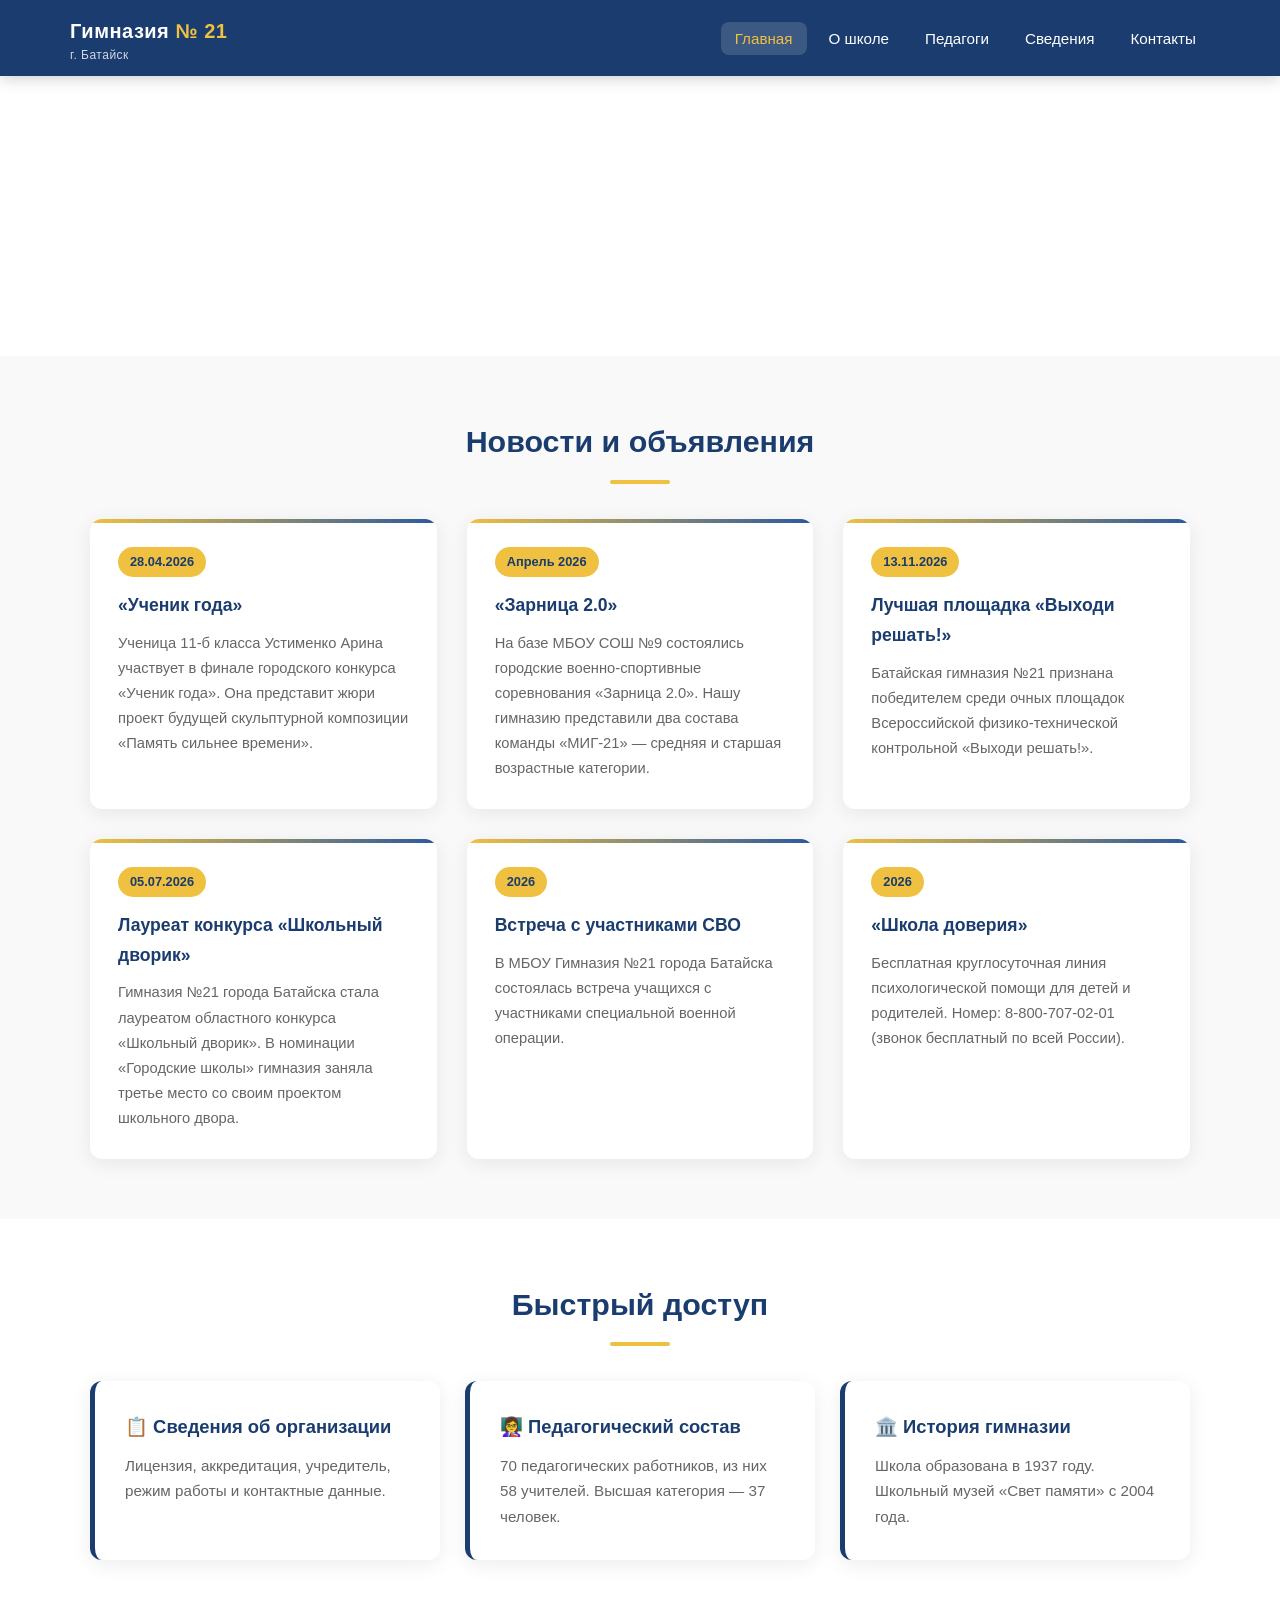
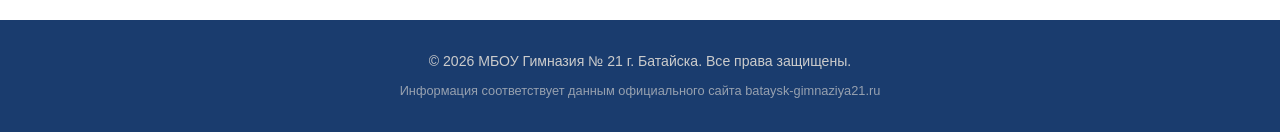
<file: index.html>
<!DOCTYPE html>
<html lang="ru">
<head>
    <meta charset="UTF-8">
    <meta name="viewport" content="width=device-width, initial-scale=1.0">
    <title>Главная — МБОУ Гимназия № 21 г. Батайска</title>
    <link rel="stylesheet" href="css/style.css">
</head>
<body>

<header>
    <div class="container header-inner">
        <div class="logo">
            <div>Гимназия <span>№ 21</span><small>г. Батайск</small></div>
        </div>
        <button class="burger" aria-label="Меню"><span></span><span></span><span></span></button>
        <nav>
            <ul>
                <li><a href="index.html" class="active">Главная</a></li>
                <li><a href="about.html">О школе</a></li>
                <li><a href="staff.html">Педагоги</a></li>
                <li><a href="info.html">Сведения</a></li>
                <li><a href="contacts.html">Контакты</a></li>
            </ul>
        </nav>
    </div>
</header>

<section class="hero">
    <div class="container">
        <h1>МБОУ Гимназия № 21</h1>
        <p>Муниципальное бюджетное общеобразовательное учреждение города Батайска Ростовской области. Обучение детей с 1 по 11 класс.</p>
    </div>
</section>

<section>
    <div class="container">
        <h2>Новости и объявления</h2>
        <div class="news-grid">
            <div class="news-card animate-on-scroll delay-1">
                <span class="news-date">28.04.2026</span>
                <h3>«Ученик года»</h3>
                <p>Ученица 11-б класса Устименко Арина участвует в финале городского конкурса «Ученик года». Она представит жюри проект будущей скульптурной композиции «Память сильнее времени».</p>
            </div>
            <div class="news-card animate-on-scroll delay-2">
                <span class="news-date">Апрель 2026</span>
                <h3>«Зарница 2.0»</h3>
                <p>На базе МБОУ СОШ №9 состоялись городские военно-спортивные соревнования «Зарница 2.0». Нашу гимназию представили два состава команды «МИГ-21» — средняя и старшая возрастные категории.</p>
            </div>
            <div class="news-card animate-on-scroll delay-3">
                <span class="news-date">13.11.2026</span>
                <h3>Лучшая площадка «Выходи решать!»</h3>
                <p>Батайская гимназия №21 признана победителем среди очных площадок Всероссийской физико-технической контрольной «Выходи решать!».</p>
            </div>
            <div class="news-card animate-on-scroll delay-1">
                <span class="news-date">05.07.2026</span>
                <h3>Лауреат конкурса «Школьный дворик»</h3>
                <p>Гимназия №21 города Батайска стала лауреатом областного конкурса «Школьный дворик». В номинации «Городские школы» гимназия заняла третье место со своим проектом школьного двора.</p>
            </div>
            <div class="news-card animate-on-scroll delay-2">
                <span class="news-date">2026</span>
                <h3>Встреча с участниками СВО</h3>
                <p>В МБОУ Гимназия №21 города Батайска состоялась встреча учащихся с участниками специальной военной операции.</p>
            </div>
            <div class="news-card animate-on-scroll delay-3">
                <span class="news-date">2026</span>
                <h3>«Школа доверия»</h3>
                <p>Бесплатная круглосуточная линия психологической помощи для детей и родителей. Номер: 8-800-707-02-01 (звонок бесплатный по всей России).</p>
            </div>
        </div>
    </div>
</section>

<section>
    <div class="container">
        <h2>Быстрый доступ</h2>
        <div class="cards">
            <a href="info.html" class="card animate-on-scroll delay-1" style="display:block;">
                <h3>📋 Сведения об организации</h3>
                <p>Лицензия, аккредитация, учредитель, режим работы и контактные данные.</p>
            </a>
            <a href="staff.html" class="card animate-on-scroll delay-2" style="display:block;">
                <h3>👩‍🏫 Педагогический состав</h3>
                <p>70 педагогических работников, из них 58 учителей. Высшая категория — 37 человек.</p>
            </a>
            <a href="about.html" class="card animate-on-scroll delay-3" style="display:block;">
                <h3>🏛️ История гимназии</h3>
                <p>Школа образована в 1937 году. Школьный музей «Свет памяти» с 2004 года.</p>
            </a>
        </div>
    </div>
</section>

<footer>
    <div class="container">
        <p>© 2026 МБОУ Гимназия № 21 г. Батайска. Все права защищены.</p>
        <p style="margin-top:6px;font-size:0.8rem;opacity:0.7;">Информация соответствует данным официального сайта bataysk-gimnaziya21.ru</p>
    </div>
</footer>

<script src="js/script.js"></script>
</body>
</html>
</file>
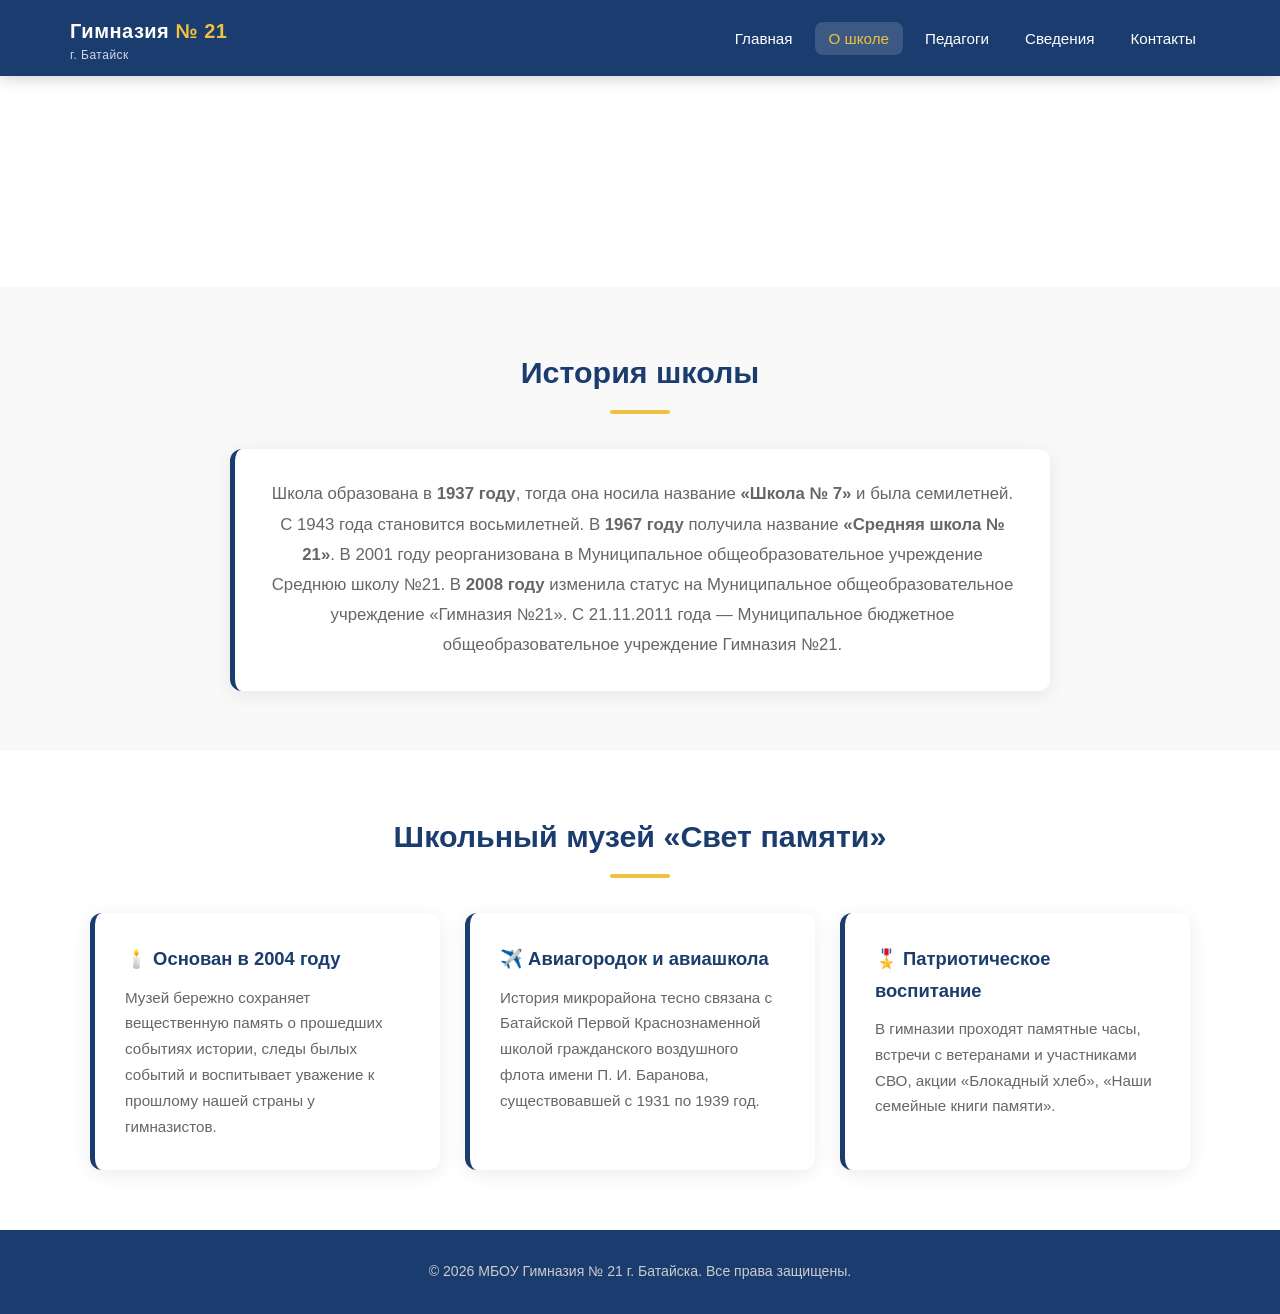
<file: about.html>
<!DOCTYPE html>
<html lang="ru">
<head>
    <meta charset="UTF-8">
    <meta name="viewport" content="width=device-width, initial-scale=1.0">
    <title>О школе — МБОУ Гимназия № 21</title>
    <link rel="stylesheet" href="css/style.css">
</head>
<body>

<header>
    <div class="container header-inner">
        <div class="logo"><div>Гимназия <span>№ 21</span><small>г. Батайск</small></div></div>
        <button class="burger" aria-label="Меню"><span></span><span></span><span></span></button>
        <nav>
            <ul>
                <li><a href="index.html">Главная</a></li>
                <li><a href="about.html" class="active">О школе</a></li>
                <li><a href="staff.html">Педагоги</a></li>
                <li><a href="info.html">Сведения</a></li>
                <li><a href="contacts.html">Контакты</a></li>
            </ul>
        </nav>
    </div>
</header>

<section class="hero" style="padding:50px 0;">
    <div class="container">
        <h1>О гимназии</h1>
        <p>История, традиции и образовательная миссия</p>
    </div>
</section>

<section>
    <div class="container">
        <h2>История школы</h2>
        <div class="card animate-on-scroll" style="max-width:820px;margin:0 auto;text-align:center;">
            <p style="font-size:1.05rem;line-height:1.8;">
                Школа образована в <strong>1937 году</strong>, тогда она носила название <strong>«Школа № 7»</strong> и была семилетней.
                С 1943 года становится восьмилетней. В <strong>1967 году</strong> получила название <strong>«Средняя школа № 21»</strong>.
                В 2001 году реорганизована в Муниципальное общеобразовательное учреждение Среднюю школу №21.
                В <strong>2008 году</strong> изменила статус на Муниципальное общеобразовательное учреждение «Гимназия №21».
                С 21.11.2011 года — Муниципальное бюджетное общеобразовательное учреждение Гимназия №21.
            </p>
        </div>
    </div>
</section>

<section>
    <div class="container">
        <h2>Школьный музей «Свет памяти»</h2>
        <div class="cards">
            <div class="card animate-on-scroll delay-1">
                <h3>🕯️ Основан в 2004 году</h3>
                <p>Музей бережно сохраняет вещественную память о прошедших событиях истории, следы былых событий и воспитывает уважение к прошлому нашей страны у гимназистов.</p>
            </div>
            <div class="card animate-on-scroll delay-2">
                <h3>✈️ Авиагородок и авиашкола</h3>
                <p>История микрорайона тесно связана с Батайской Первой Краснознаменной школой гражданского воздушного флота имени П. И. Баранова, существовавшей с 1931 по 1939 год.</p>
            </div>
            <div class="card animate-on-scroll delay-3">
                <h3>🎖️ Патриотическое воспитание</h3>
                <p>В гимназии проходят памятные часы, встречи с ветеранами и участниками СВО, акции «Блокадный хлеб», «Наши семейные книги памяти».</p>
            </div>
        </div>
    </div>
</section>

<footer>
    <div class="container">
        <p>© 2026 МБОУ Гимназия № 21 г. Батайска. Все права защищены.</p>
    </div>
</footer>

<script src="js/script.js"></script>
</body>
</html>
</file>
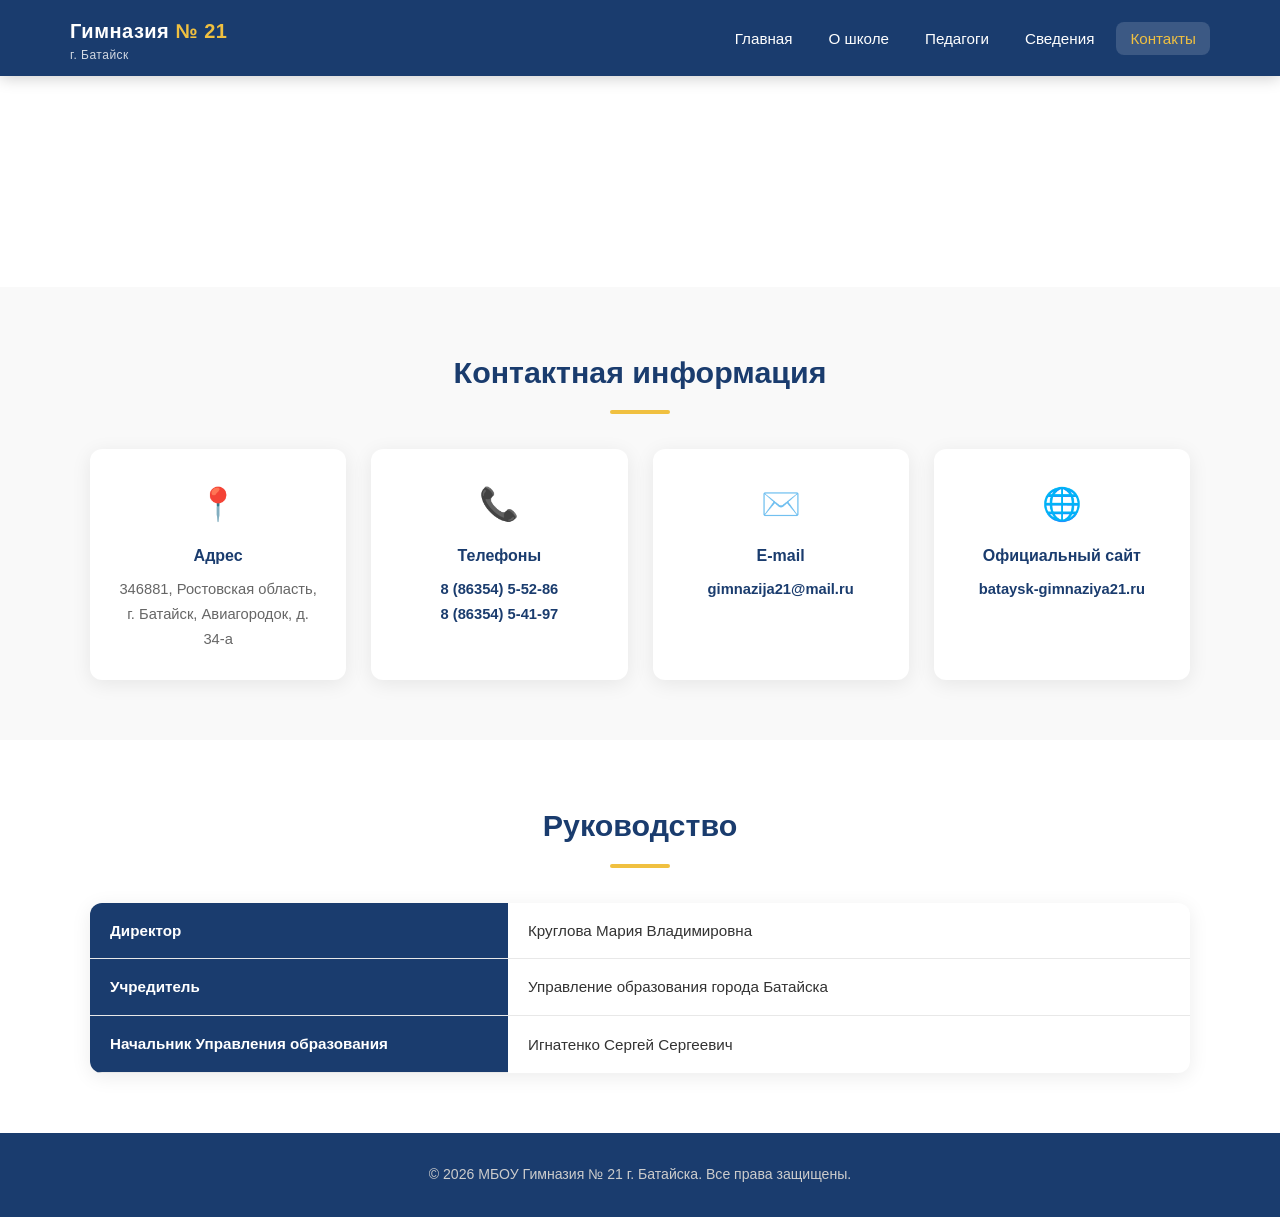
<file: contacts.html>
<!DOCTYPE html>
<html lang="ru">
<head>
    <meta charset="UTF-8">
    <meta name="viewport" content="width=device-width, initial-scale=1.0">
    <title>Контакты — МБОУ Гимназия № 21</title>
    <link rel="stylesheet" href="css/style.css">
</head>
<body>

<header>
    <div class="container header-inner">
        <div class="logo"><div>Гимназия <span>№ 21</span><small>г. Батайск</small></div></div>
        <button class="burger" aria-label="Меню"><span></span><span></span><span></span></button>
        <nav>
            <ul>
                <li><a href="index.html">Главная</a></li>
                <li><a href="about.html">О школе</a></li>
                <li><a href="staff.html">Педагоги</a></li>
                <li><a href="info.html">Сведения</a></li>
                <li><a href="contacts.html" class="active">Контакты</a></li>
            </ul>
        </nav>
    </div>
</header>

<section class="hero" style="padding:50px 0;">
    <div class="container">
        <h1>Контакты</h1>
        <p>Как нас найти и связаться с гимназией</p>
    </div>
</section>

<section>
    <div class="container">
        <h2>Контактная информация</h2>
        <div class="contact-grid">
            <div class="contact-item animate-on-scroll delay-1">
                <div class="icon">📍</div>
                <h4>Адрес</h4>
                <p>346881, Ростовская область,<br>г. Батайск, Авиагородок, д. 34-а</p>
            </div>
            <div class="contact-item animate-on-scroll delay-2">
                <div class="icon">📞</div>
                <h4>Телефоны</h4>
                <p><a href="tel:+78635455286">8 (86354) 5-52-86</a><br><a href="tel:+78635454197">8 (86354) 5-41-97</a></p>
            </div>
            <div class="contact-item animate-on-scroll delay-3">
                <div class="icon">✉️</div>
                <h4>E-mail</h4>
                <p><a href="mailto:gimnazija21@mail.ru">gimnazija21@mail.ru</a></p>
            </div>
            <div class="contact-item animate-on-scroll delay-4">
                <div class="icon">🌐</div>
                <h4>Официальный сайт</h4>
                <p><a href="https://bataysk-gimnaziya21.ru" target="_blank" rel="noopener">bataysk-gimnaziya21.ru</a></p>
            </div>
        </div>
    </div>
</section>

<section>
    <div class="container">
        <h2>Руководство</h2>
        <table class="info-table animate-on-scroll">
            <tr><th>Директор</th><td>Круглова Мария Владимировна</td></tr>
            <tr><th>Учредитель</th><td>Управление образования города Батайска</td></tr>
            <tr><th>Начальник Управления образования</th><td>Игнатенко Сергей Сергеевич</td></tr>
        </table>
    </div>
</section>

<footer>
    <div class="container">
        <p>© 2026 МБОУ Гимназия № 21 г. Батайска. Все права защищены.</p>
    </div>
</footer>

<script src="js/script.js"></script>
</body>
</html>
</file>
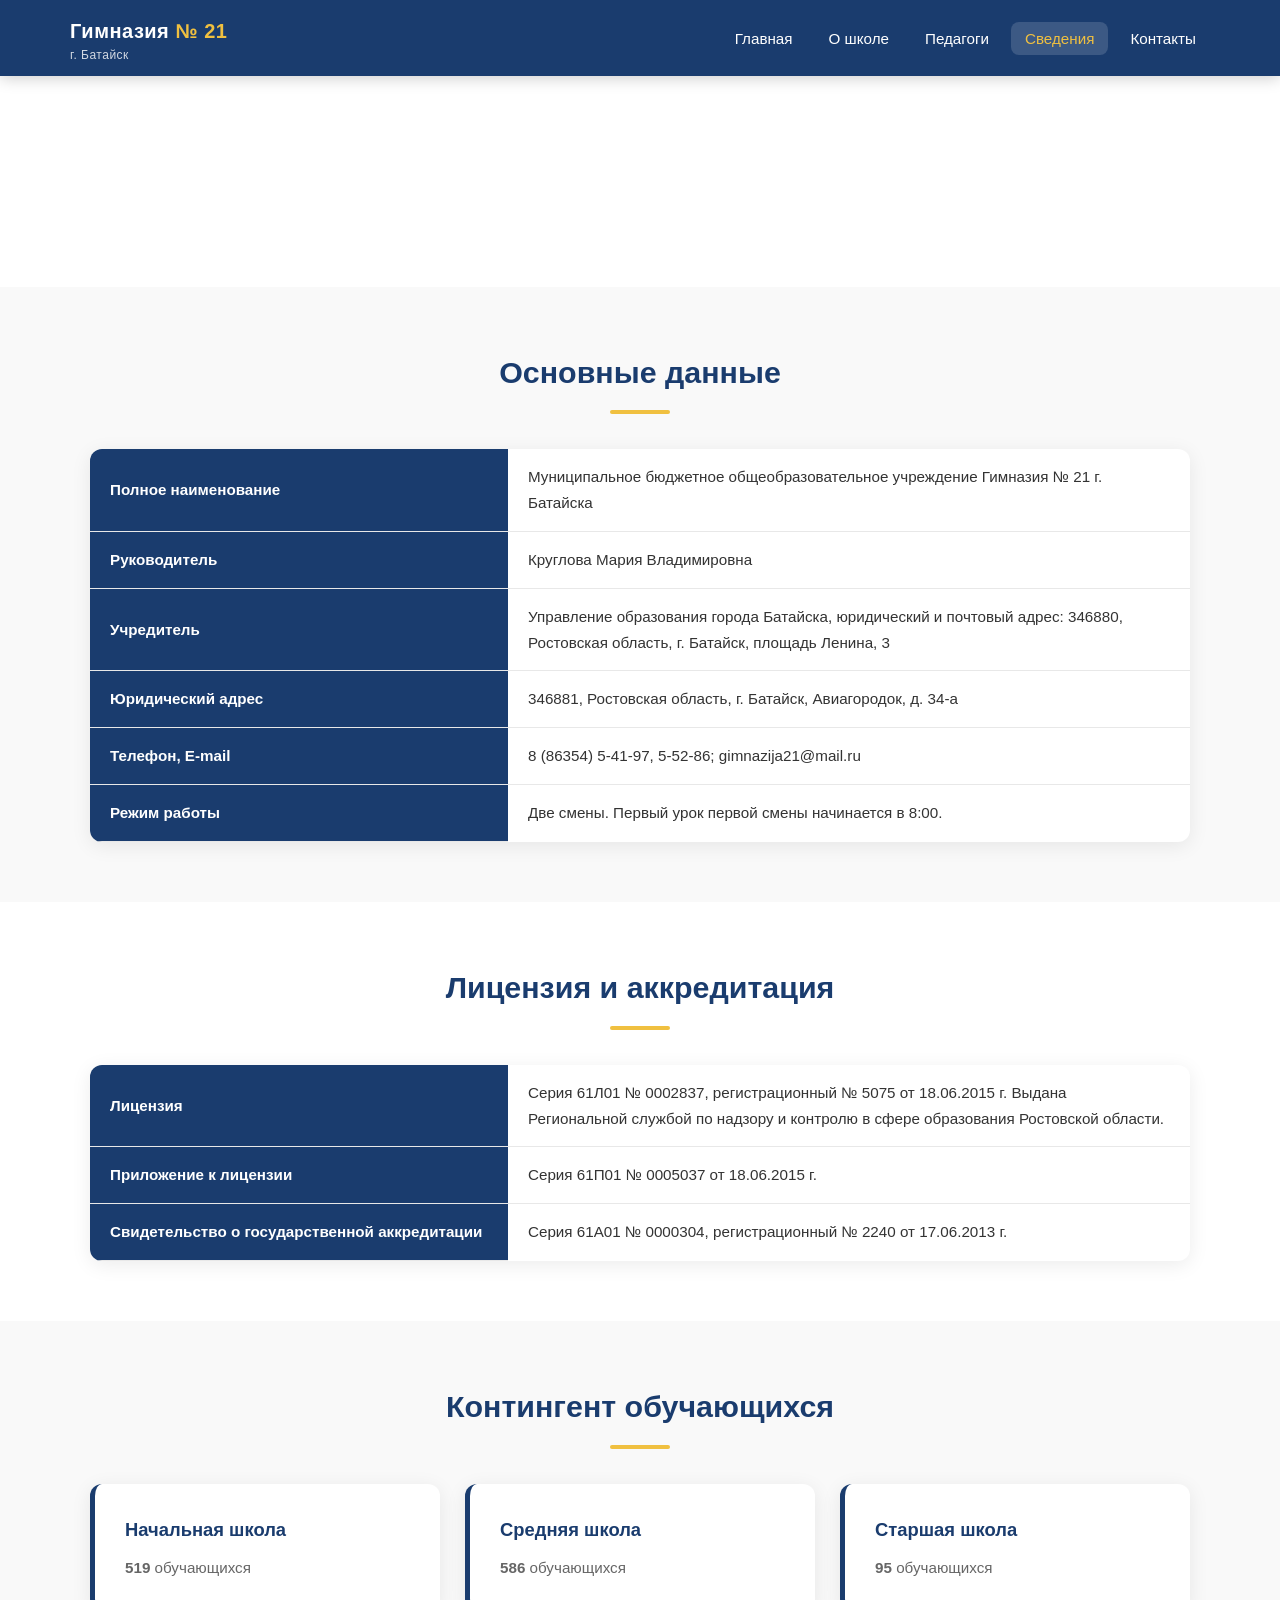
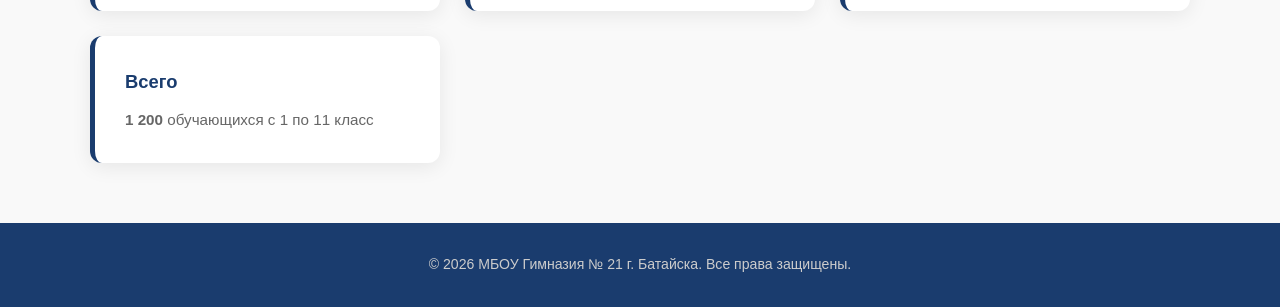
<file: info.html>
<!DOCTYPE html>
<html lang="ru">
<head>
    <meta charset="UTF-8">
    <meta name="viewport" content="width=device-width, initial-scale=1.0">
    <title>Сведения об организации — МБОУ Гимназия № 21</title>
    <link rel="stylesheet" href="css/style.css">
</head>
<body>

<header>
    <div class="container header-inner">
        <div class="logo"><div>Гимназия <span>№ 21</span><small>г. Батайск</small></div></div>
        <button class="burger" aria-label="Меню"><span></span><span></span><span></span></button>
        <nav>
            <ul>
                <li><a href="index.html">Главная</a></li>
                <li><a href="about.html">О школе</a></li>
                <li><a href="staff.html">Педагоги</a></li>
                <li><a href="info.html" class="active">Сведения</a></li>
                <li><a href="contacts.html">Контакты</a></li>
            </ul>
        </nav>
    </div>
</header>

<section class="hero" style="padding:50px 0;">
    <div class="container">
        <h1>Сведения об организации</h1>
        <p>Официальная информация МБОУ Гимназия № 21</p>
    </div>
</section>

<section>
    <div class="container">
        <h2>Основные данные</h2>
        <table class="info-table animate-on-scroll">
            <tr><th>Полное наименование</th><td>Муниципальное бюджетное общеобразовательное учреждение Гимназия № 21 г. Батайска</td></tr>
            <tr><th>Руководитель</th><td>Круглова Мария Владимировна</td></tr>
            <tr><th>Учредитель</th><td>Управление образования города Батайска, юридический и почтовый адрес: 346880, Ростовская область, г. Батайск, площадь Ленина, 3</td></tr>
            <tr><th>Юридический адрес</th><td>346881, Ростовская область, г. Батайск, Авиагородок, д. 34-а</td></tr>
            <tr><th>Телефон, E-mail</th><td>8 (86354) 5-41-97, 5-52-86; <a href="mailto:gimnazija21@mail.ru">gimnazija21@mail.ru</a></td></tr>
            <tr><th>Режим работы</th><td>Две смены. Первый урок первой смены начинается в 8:00.</td></tr>
        </table>
    </div>
</section>

<section>
    <div class="container">
        <h2>Лицензия и аккредитация</h2>
        <table class="info-table animate-on-scroll">
            <tr><th>Лицензия</th><td>Серия 61Л01 № 0002837, регистрационный № 5075 от 18.06.2015 г. Выдана Региональной службой по надзору и контролю в сфере образования Ростовской области.</td></tr>
            <tr><th>Приложение к лицензии</th><td>Серия 61П01 № 0005037 от 18.06.2015 г.</td></tr>
            <tr><th>Свидетельство о государственной аккредитации</th><td>Серия 61А01 № 0000304, регистрационный № 2240 от 17.06.2013 г.</td></tr>
        </table>
    </div>
</section>

<section>
    <div class="container">
        <h2>Контингент обучающихся</h2>
        <div class="cards">
            <div class="card animate-on-scroll delay-1"><h3>Начальная школа</h3><p><strong>519</strong> обучающихся</p></div>
            <div class="card animate-on-scroll delay-2"><h3>Средняя школа</h3><p><strong>586</strong> обучающихся</p></div>
            <div class="card animate-on-scroll delay-3"><h3>Старшая школа</h3><p><strong>95</strong> обучающихся</p></div>
            <div class="card animate-on-scroll delay-4"><h3>Всего</h3><p><strong>1 200</strong> обучающихся с 1 по 11 класс</p></div>
        </div>
    </div>
</section>

<footer>
    <div class="container">
        <p>© 2026 МБОУ Гимназия № 21 г. Батайска. Все права защищены.</p>
    </div>
</footer>

<script src="js/script.js"></script>
</body>
</html>
</file>
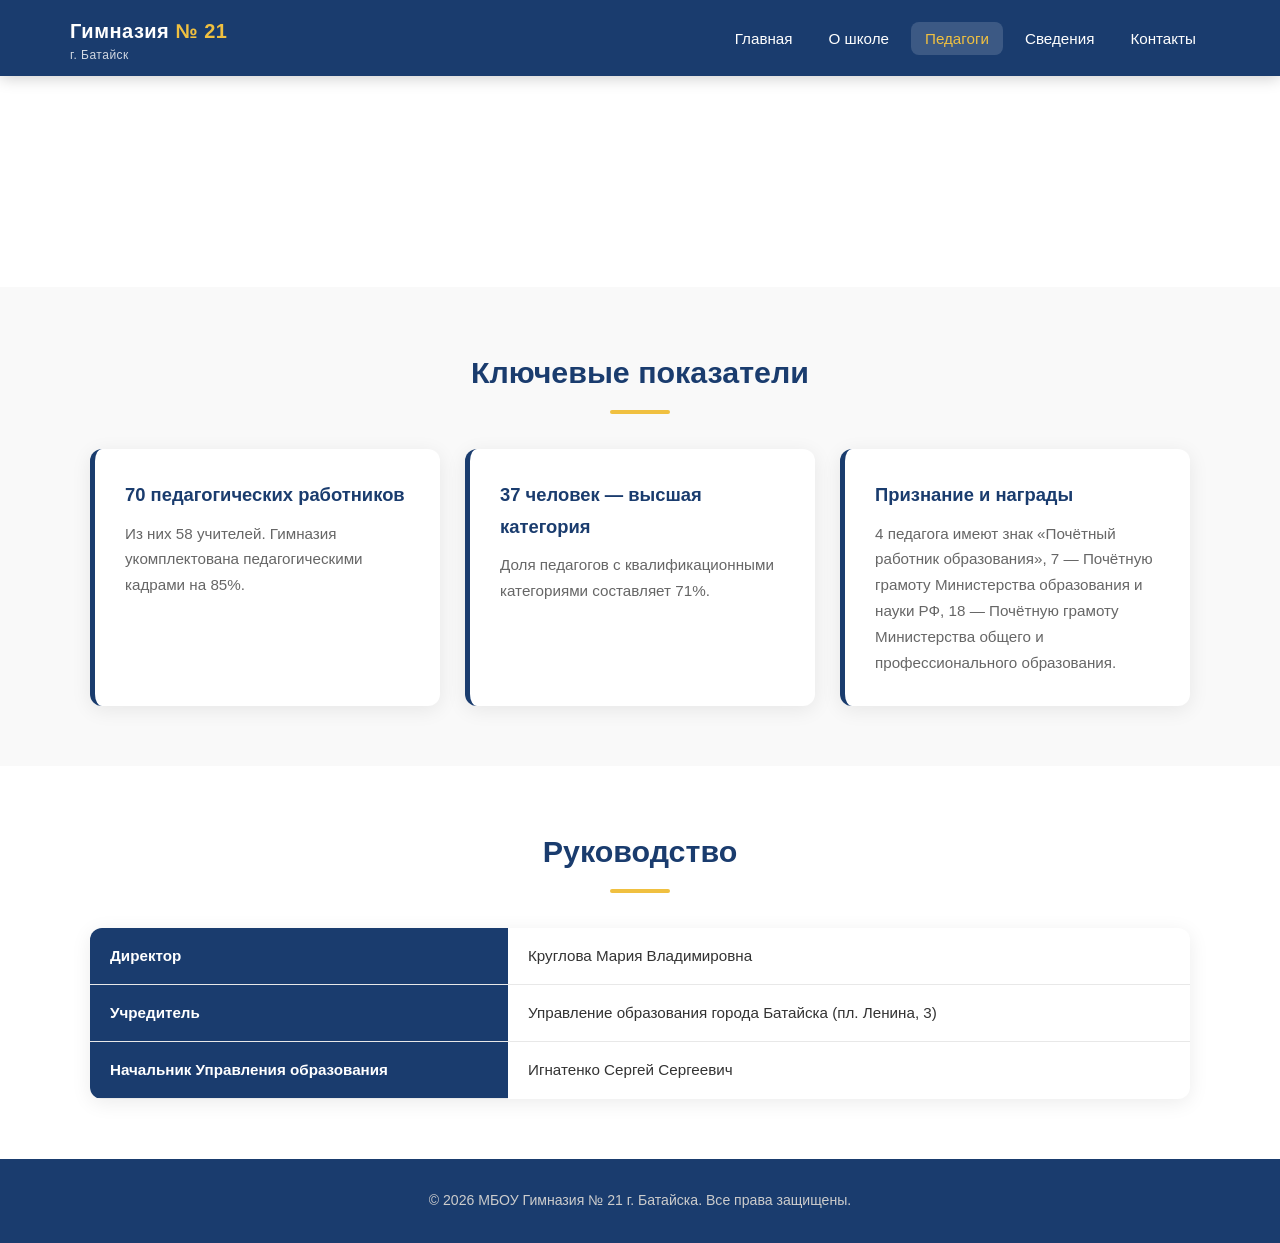
<file: staff.html>
<!DOCTYPE html>
<html lang="ru">
<head>
    <meta charset="UTF-8">
    <meta name="viewport" content="width=device-width, initial-scale=1.0">
    <title>Педагогический состав — МБОУ Гимназия № 21</title>
    <link rel="stylesheet" href="css/style.css">
</head>
<body>

<header>
    <div class="container header-inner">
        <div class="logo"><div>Гимназия <span>№ 21</span><small>г. Батайск</small></div></div>
        <button class="burger" aria-label="Меню"><span></span><span></span><span></span></button>
        <nav>
            <ul>
                <li><a href="index.html">Главная</a></li>
                <li><a href="about.html">О школе</a></li>
                <li><a href="staff.html" class="active">Педагоги</a></li>
                <li><a href="info.html">Сведения</a></li>
                <li><a href="contacts.html">Контакты</a></li>
            </ul>
        </nav>
    </div>
</header>

<section class="hero" style="padding:50px 0;">
    <div class="container">
        <h1>Педагогический состав</h1>
        <p>Кадровый потенциал гимназии</p>
    </div>
</section>

<section>
    <div class="container">
        <h2>Ключевые показатели</h2>
        <div class="cards">
            <div class="card animate-on-scroll delay-1">
                <h3>70 педагогических работников</h3>
                <p>Из них 58 учителей. Гимназия укомплектована педагогическими кадрами на 85%.</p>
            </div>
            <div class="card animate-on-scroll delay-2">
                <h3>37 человек — высшая категория</h3>
                <p>Доля педагогов с квалификационными категориями составляет 71%.</p>
            </div>
            <div class="card animate-on-scroll delay-3">
                <h3>Признание и награды</h3>
                <p>4 педагога имеют знак «Почётный работник образования», 7 — Почётную грамоту Министерства образования и науки РФ, 18 — Почётную грамоту Министерства общего и профессионального образования.</p>
            </div>
        </div>
    </div>
</section>

<section>
    <div class="container">
        <h2>Руководство</h2>
        <table class="info-table animate-on-scroll">
            <tr><th>Директор</th><td>Круглова Мария Владимировна</td></tr>
            <tr><th>Учредитель</th><td>Управление образования города Батайска (пл. Ленина, 3)</td></tr>
            <tr><th>Начальник Управления образования</th><td>Игнатенко Сергей Сергеевич</td></tr>
        </table>
    </div>
</section>

<footer>
    <div class="container">
        <p>© 2026 МБОУ Гимназия № 21 г. Батайска. Все права защищены.</p>
    </div>
</footer>

<script src="js/script.js"></script>
</body>
</html>
</file>
<file: css/style.css>
/* ===== СБРОС И БАЗОВЫЕ СТИЛИ ===== */
* {
    margin: 0;
    padding: 0;
    box-sizing: border-box;
}

:root {
    --primary: #1a3c6e;
    --primary-light: #2a5a9e;
    --accent: #f0c040;
    --bg: #f9f9f9;
    --card-bg: #ffffff;
    --text: #333;
    --text-light: #666;
    --shadow: 0 4px 20px rgba(0, 0, 0, 0.08);
    --shadow-hover: 0 12px 30px rgba(0, 0, 0, 0.15);
    --radius: 12px;
    --transition: 0.3s cubic-bezier(0.25, 0.46, 0.45, 0.94);
}

body {
    font-family: 'Segoe UI', Tahoma, Geneva, Verdana, sans-serif;
    line-height: 1.7;
    color: var(--text);
    background: var(--bg);
    overflow-x: hidden;
}

a {
    text-decoration: none;
    color: inherit;
}

img {
    max-width: 100%;
    display: block;
}

.container {
    max-width: 1140px;
    margin: 0 auto;
    padding: 0 20px;
}

/* ===== АНИМАЦИИ ===== */
@keyframes fadeInUp {
    from { opacity: 0; transform: translateY(30px); }
    to   { opacity: 1; transform: translateY(0); }
}

@keyframes fadeIn {
    from { opacity: 0; }
    to   { opacity: 1; }
}

@keyframes slideInLeft {
    from { opacity: 0; transform: translateX(-40px); }
    to   { opacity: 1; transform: translateX(0); }
}

@keyframes slideInRight {
    from { opacity: 0; transform: translateX(40px); }
    to   { opacity: 1; transform: translateX(0); }
}

@keyframes pulseGlow {
    0%, 100% { box-shadow: 0 0 0 0 rgba(240, 192, 64, 0.4); }
    50%      { box-shadow: 0 0 0 12px rgba(240, 192, 64, 0); }
}

.animate-on-scroll {
    opacity: 0;
    transform: translateY(30px);
    transition: opacity 0.7s ease, transform 0.7s ease;
}

.animate-on-scroll.visible {
    opacity: 1;
    transform: translateY(0);
}

.delay-1 { transition-delay: 0.1s; }
.delay-2 { transition-delay: 0.2s; }
.delay-3 { transition-delay: 0.3s; }
.delay-4 { transition-delay: 0.4s; }

/* ===== ШАПКА ===== */
header {
    background: var(--primary);
    color: #fff;
    position: sticky;
    top: 0;
    z-index: 1000;
    box-shadow: 0 2px 15px rgba(0, 0, 0, 0.2);
    animation: fadeIn 0.5s ease;
}

.header-inner {
    display: flex;
    justify-content: space-between;
    align-items: center;
    padding: 14px 0;
    flex-wrap: wrap;
    gap: 12px;
}

.logo {
    font-size: 1.25rem;
    font-weight: 700;
    letter-spacing: 0.5px;
    display: flex;
    align-items: center;
    gap: 8px;
}

.logo span {
    color: var(--accent);
}

.logo small {
    font-weight: 400;
    font-size: 0.75rem;
    opacity: 0.8;
    display: block;
    line-height: 1.2;
}

nav ul {
    list-style: none;
    display: flex;
    gap: 8px;
    flex-wrap: wrap;
}

nav a {
    color: #fff;
    font-weight: 500;
    padding: 8px 14px;
    border-radius: 8px;
    transition: background var(--transition), color var(--transition);
    font-size: 0.95rem;
}

nav a:hover,
nav a.active {
    background: rgba(255, 255, 255, 0.15);
    color: var(--accent);
}

/* Бургер для мобильных */
.burger {
    display: none;
    flex-direction: column;
    gap: 5px;
    cursor: pointer;
    background: none;
    border: none;
    padding: 8px;
}

.burger span {
    width: 26px;
    height: 3px;
    background: #fff;
    border-radius: 3px;
    transition: var(--transition);
}

.burger.open span:nth-child(1) { transform: rotate(45deg) translate(6px, 6px); }
.burger.open span:nth-child(2) { opacity: 0; }
.burger.open span:nth-child(3) { transform: rotate(-45deg) translate(6px, -6px); }

/* ===== ГЕРОЙ-СЕКЦИЯ ===== */
.hero {
    background: linear-gradient(135deg, var(--primary) 0%, var(--primary-light) 100%);
    color: #fff;
    padding: 70px 0;
    text-align: center;
    position: relative;
    overflow: hidden;
}

.hero::before {
    content: '';
    position: absolute;
    width: 400px;
    height: 400px;
    background: rgba(255, 255, 255, 0.04);
    border-radius: 50%;
    top: -150px;
    right: -100px;
    animation: pulseGlow 6s infinite;
}

.hero h1 {
    font-size: 2.4rem;
    margin-bottom: 15px;
    animation: fadeInUp 0.8s ease;
}

.hero p {
    font-size: 1.1rem;
    opacity: 0.9;
    max-width: 720px;
    margin: 0 auto;
    animation: fadeInUp 0.8s ease 0.15s both;
}

/* ===== СЕКЦИИ ===== */
section {
    padding: 60px 0;
}

section:nth-child(even) {
    background: #fff;
}

h2 {
    font-size: 1.9rem;
    color: var(--primary);
    margin-bottom: 35px;
    text-align: center;
    position: relative;
    animation: fadeInUp 0.6s ease;
}

h2::after {
    content: '';
    display: block;
    width: 60px;
    height: 4px;
    background: var(--accent);
    margin: 12px auto 0;
    border-radius: 2px;
}

/* ===== КАРТОЧКИ ===== */
.cards {
    display: grid;
    grid-template-columns: repeat(auto-fit, minmax(280px, 1fr));
    gap: 25px;
}

.card {
    background: var(--card-bg);
    padding: 30px;
    border-radius: var(--radius);
    border-left: 5px solid var(--primary);
    box-shadow: var(--shadow);
    transition: transform var(--transition), box-shadow var(--transition);
}

.card:hover {
    transform: translateY(-6px);
    box-shadow: var(--shadow-hover);
}

.card h3 {
    color: var(--primary);
    margin-bottom: 10px;
    font-size: 1.15rem;
}

.card p {
    color: var(--text-light);
    font-size: 0.95rem;
}

/* ===== ТАБЛИЦЫ ===== */
.info-table {
    width: 100%;
    border-collapse: collapse;
    background: #fff;
    border-radius: var(--radius);
    overflow: hidden;
    box-shadow: var(--shadow);
}

.info-table th,
.info-table td {
    padding: 15px 20px;
    text-align: left;
    border-bottom: 1px solid #e8e8e8;
    font-size: 0.95rem;
}

.info-table th {
    background: var(--primary);
    color: #fff;
    font-weight: 600;
    width: 38%;
}

.info-table tr:last-child td {
    border-bottom: none;
}

.info-table tr:hover {
    background: #f0f5ff;
}

/* ===== НОВОСТИ ===== */
.news-grid {
    display: grid;
    grid-template-columns: repeat(auto-fit, minmax(320px, 1fr));
    gap: 30px;
}

.news-card {
    background: var(--card-bg);
    border-radius: var(--radius);
    padding: 28px;
    box-shadow: var(--shadow);
    transition: transform var(--transition), box-shadow var(--transition);
    position: relative;
    overflow: hidden;
}

.news-card::before {
    content: '';
    position: absolute;
    top: 0;
    left: 0;
    width: 100%;
    height: 4px;
    background: linear-gradient(90deg, var(--accent), var(--primary-light));
}

.news-card:hover {
    transform: translateY(-5px);
    box-shadow: var(--shadow-hover);
}

.news-date {
    display: inline-block;
    background: var(--accent);
    color: var(--primary);
    font-size: 0.8rem;
    font-weight: 700;
    padding: 4px 12px;
    border-radius: 20px;
    margin-bottom: 14px;
}

.news-card h3 {
    color: var(--primary);
    font-size: 1.1rem;
    margin-bottom: 10px;
}

.news-card p {
    color: var(--text-light);
    font-size: 0.92rem;
}

/* ===== КОНТАКТЫ ===== */
.contact-grid {
    display: grid;
    grid-template-columns: repeat(auto-fit, minmax(240px, 1fr));
    gap: 25px;
}

.contact-item {
    background: var(--card-bg);
    padding: 28px;
    border-radius: var(--radius);
    text-align: center;
    box-shadow: var(--shadow);
    transition: transform var(--transition);
}

.contact-item:hover {
    transform: translateY(-4px);
}

.contact-item .icon {
    font-size: 2rem;
    margin-bottom: 10px;
}

.contact-item h4 {
    color: var(--primary);
    margin-bottom: 8px;
}

.contact-item p {
    color: var(--text-light);
    font-size: 0.92rem;
}

.contact-item a {
    color: var(--primary);
    font-weight: 600;
}

.contact-item a:hover {
    color: var(--accent);
}

/* ===== ПОДВАЛ ===== */
footer {
    background: var(--primary);
    color: #ccc;
    text-align: center;
    padding: 30px 0;
    font-size: 0.88rem;
}

footer a {
    color: var(--accent);
}

footer a:hover {
    text-decoration: underline;
}

/* ===== АДАПТИВНОСТЬ ===== */
@media (max-width: 820px) {
    .header-inner { justify-content: center; }
    nav ul { justify-content: center; }
    .burger { display: flex; }
    nav { display: none; width: 100%; }
    nav.open { display: block; }
    nav ul {
        flex-direction: column;
        align-items: center;
        gap: 4px;
        padding: 10px 0;
    }
    nav a {
        display: block;
        width: 100%;
        text-align: center;
        padding: 10px;
    }
    .hero h1 { font-size: 1.6rem; }
    .hero p { font-size: 0.95rem; }
    h2 { font-size: 1.4rem; }
    .info-table th,
    .info-table td { padding: 10px 12px; font-size: 0.85rem; }
    .info-table th { width: 45%; }
}
</file>
